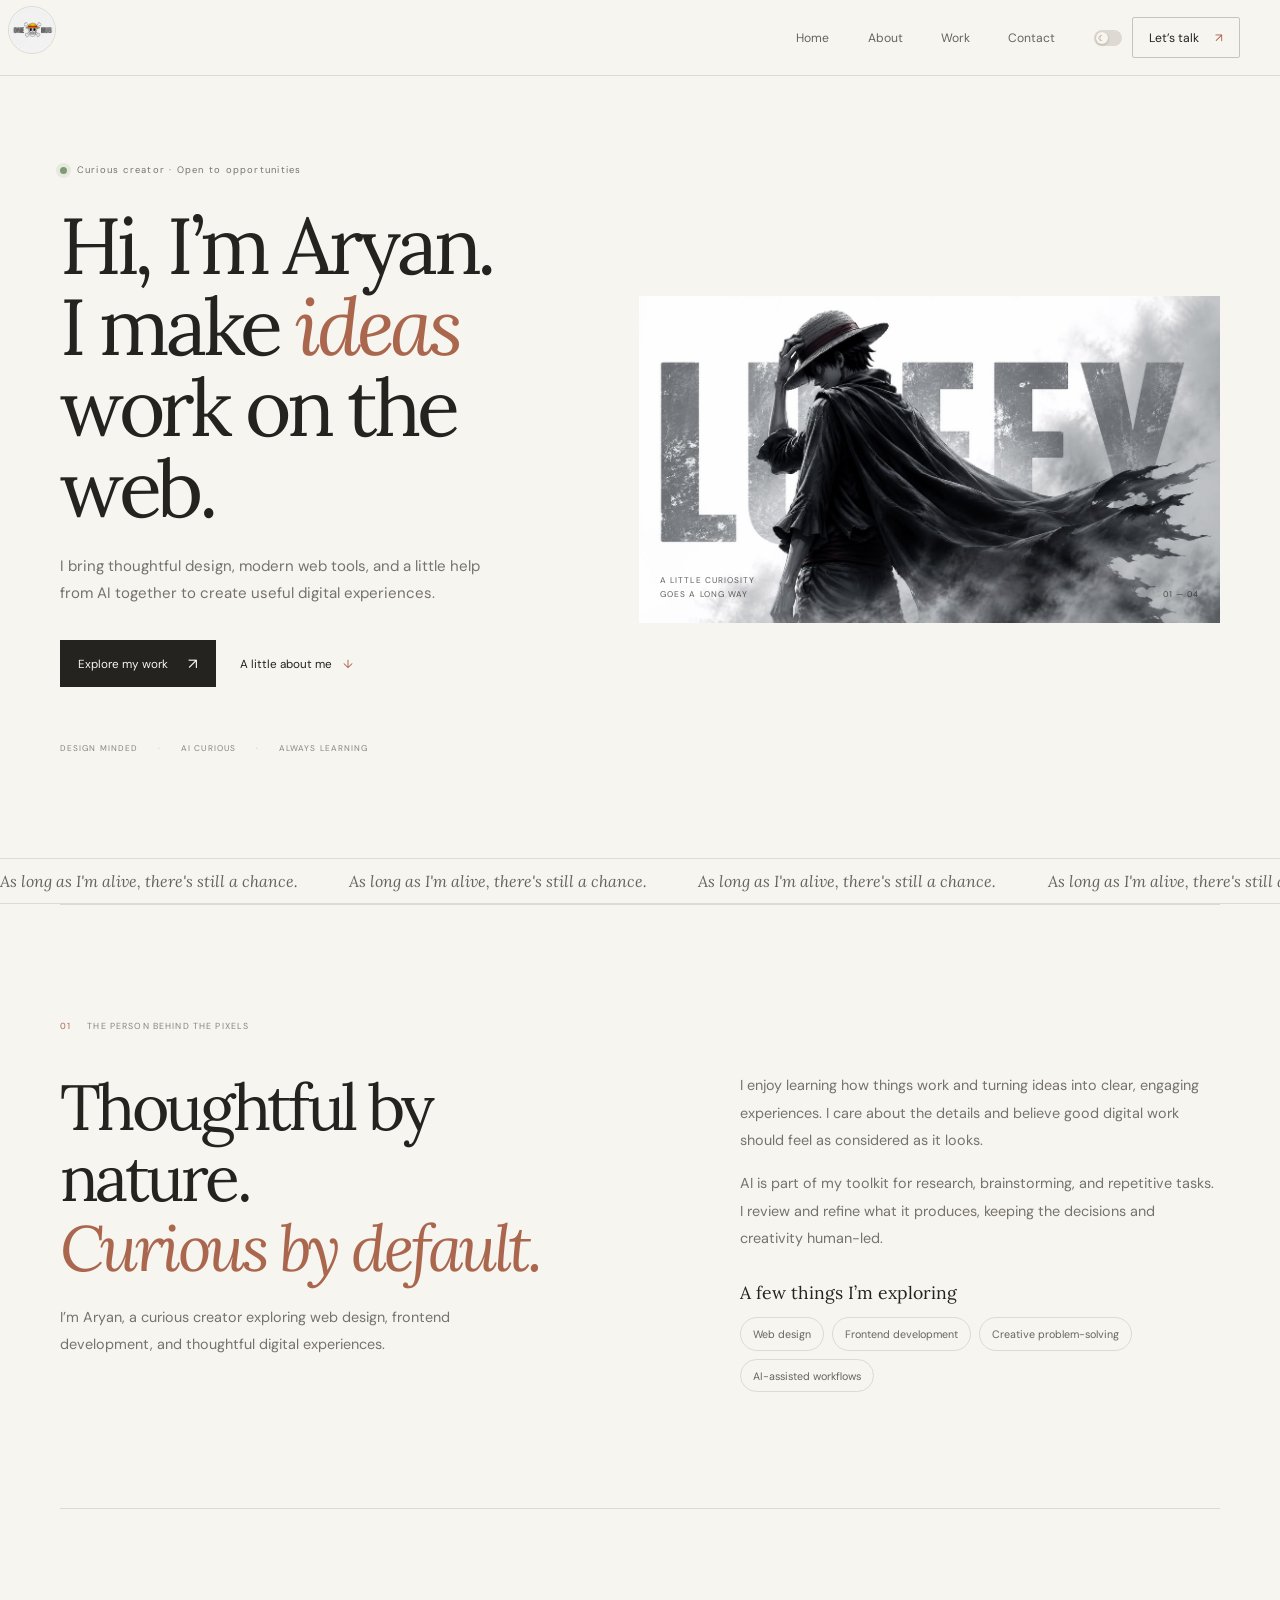
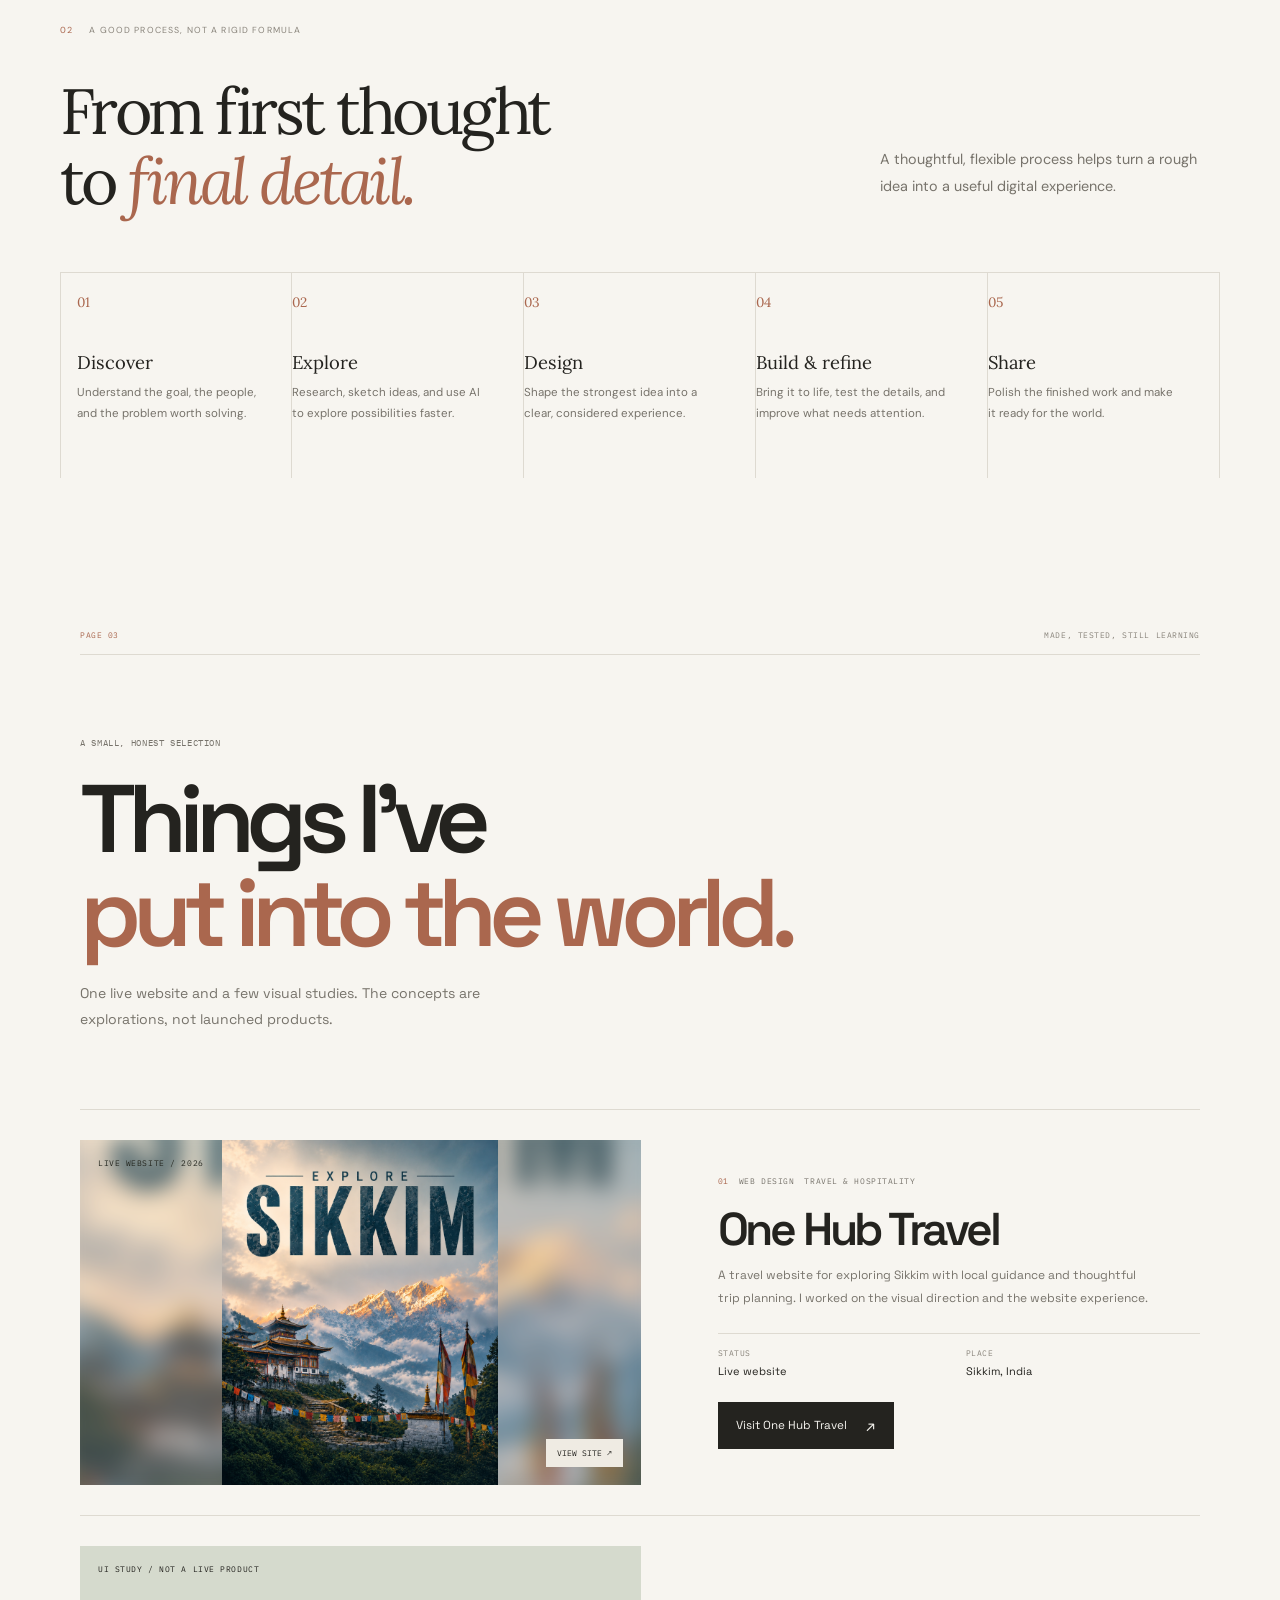
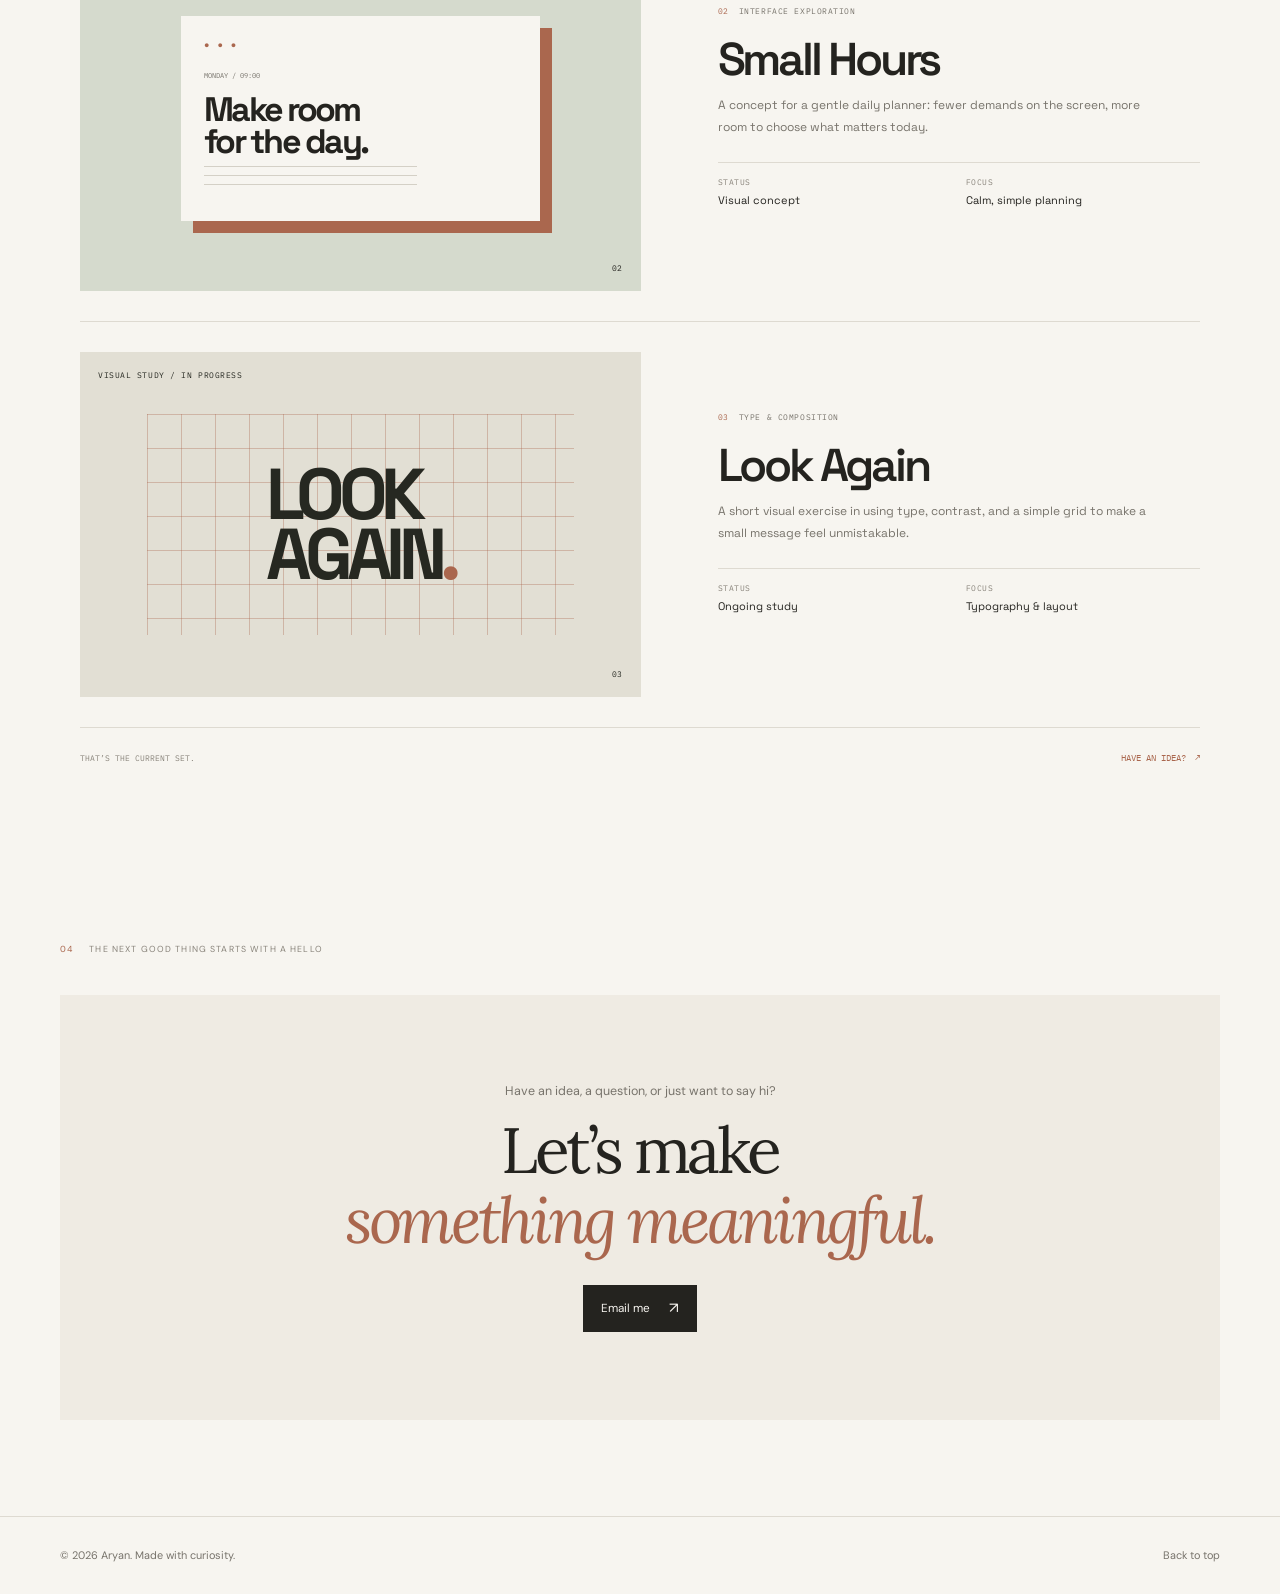
<file: index.html>
<!DOCTYPE html>
<html lang="en">
<head>
    <meta charset="UTF-8">
    <meta name="viewport" content="width=device-width, initial-scale=1.0">
    <meta name="description" content="Explore Aryan's portfolio, selected projects, and areas of interest.">
    <title>Aryan | Portfolio</title>
    <link rel="preconnect" href="https://fonts.googleapis.com">
    <link rel="preconnect" href="https://fonts.gstatic.com" crossorigin>
    <link href="https://fonts.googleapis.com/css2?family=DM+Sans:wght@400;500;600;700&family=Lora:ital,wght@0,400;0,500;1,400;1,500&display=swap" rel="stylesheet">
    <link href="https://fonts.googleapis.com/css2?family=IBM+Plex+Mono:wght@400;500;600&family=Space+Grotesk:wght@400;500;600;700&display=swap" rel="stylesheet">
    <script>
        const savedTheme = localStorage.getItem("theme");
        const prefersDark = window.matchMedia("(prefers-color-scheme: dark)").matches;
        document.documentElement.dataset.theme = savedTheme || (prefersDark ? "dark" : "light");
    </script>
    <link rel="stylesheet" href="style.css">
</head>
<body>
    <header class="site-header">
        <a class="site-logo" href="#home" aria-label="One Hub home">
            <img src="logo.jpeg" alt="One Hub">
        </a>

        <nav id="main-navigation" aria-label="Main navigation">
            <a href="#home">Home</a>
            <a href="#about">About</a>
            <a href="#projects">Work</a>

            <a href="#contact">Contact</a>
        </nav>
        <div class="header-actions">
            <button class="theme-toggle" type="button" role="switch" aria-checked="false" aria-label="Dark mode" title="Toggle dark mode">
                <span id="theme-toggle-icon" aria-hidden="true">☾</span>
            </button>
            <a class="header-cta" href="#contact">Let’s talk <span aria-hidden="true">↗</span></a>
            <button class="menu-toggle" type="button" aria-controls="main-navigation" aria-expanded="false" aria-label="Open navigation menu">
                <span></span>
                <span></span>
                <span></span>
            </button>
        </div>
    </header>

    <main>
        <section id="home" aria-labelledby="intro-title">
            <div class="dark-mode-video-frame" aria-hidden="true">
                <video class="dark-mode-main-video" muted loop playsinline preload="none">
                    <source src="animation.mp4" type="video/mp4">
                </video>
            </div>
            <div class="hero-copy">
                <p class="eyebrow"><span class="availability-dot"></span> Curious creator · Open to opportunities</p>
                <h1 id="intro-title">Hi, I’m Aryan.<br>I make <em>ideas</em><br>work on the web.</h1>
                <p class="hero-description">I bring thoughtful design, modern web tools, and a little help from AI together to create useful digital experiences.</p>
                <div class="hero-actions">
                    <a class="button button-dark" href="#projects">Explore my work <span aria-hidden="true">↗</span></a>
                    <a class="text-link" href="#about">A little about me <span aria-hidden="true">↓</span></a>
                </div>
                <div class="hero-meta">
                    <span>DESIGN MINDED</span><span>AI CURIOUS</span><span>ALWAYS LEARNING</span>
                </div>
            </div>
            <aside class="hero-art" aria-label="Luffy portrait artwork">
                <div class="portrait-frame">
                    <span class="portrait-backdrop" aria-hidden="true"></span>
                    <span class="portrait-sun" aria-hidden="true"></span>
                    <span class="portrait-orbit portrait-orbit-one" aria-hidden="true"></span>
                    <span class="portrait-orbit portrait-orbit-two" aria-hidden="true"></span>
                    <img class="portrait-image" src="luffy.jpg" alt="Monkey D. Luffy wearing his straw hat">
                    <span class="portrait-caption">A LITTLE CURIOSITY<br>GOES A LONG WAY</span>
                    <span class="portrait-index">01 — 04</span>
                </div>
            </aside>
        </section>

        <blockquote class="hero-quote">
            <div class="hero-quote-track">
                <span>As long as I'm alive, there's still a chance.</span>
                <span aria-hidden="true">As long as I'm alive, there's still a chance.</span>
                <span aria-hidden="true">As long as I'm alive, there's still a chance.</span>
                <span aria-hidden="true">As long as I'm alive, there's still a chance.</span>
                <span aria-hidden="true">As long as I'm alive, there's still a chance.</span>
                <span aria-hidden="true">As long as I'm alive, there's still a chance.</span>
            </div>
        </blockquote>

        <section id="about" aria-labelledby="about-title">
            <div class="section-kicker"><span>01</span><span>THE PERSON BEHIND THE PIXELS</span></div>
            <div class="about-grid">
                <div class="about-intro">
                    <h2 id="about-title">Thoughtful by nature.<br><em>Curious by default.</em></h2>
                    <p class="about-bio">I’m Aryan, a curious creator exploring web design, frontend development, and thoughtful digital experiences.</p>
                </div>
                <div class="about-copy">
                    <p>I enjoy learning how things work and turning ideas into clear, engaging experiences. I care about the details and believe good digital work should feel as considered as it looks.</p>
                    <p>AI is part of my toolkit for research, brainstorming, and repetitive tasks. I review and refine what it produces, keeping the decisions and creativity human-led.</p>
                    <h3>A few things I’m exploring</h3>
                    <ul class="interest-list">
                        <li>Web design</li>
                        <li>Frontend development</li>
                        <li>Creative problem-solving</li>
                        <li>AI-assisted workflows</li>
                    </ul>
                </div>
            </div>
        </section>

        <section id="workflow" aria-labelledby="workflow-title">
            <div class="section-kicker"><span>02</span><span>A GOOD PROCESS, NOT A RIGID FORMULA</span></div>
            <div class="section-heading">
                <h2 id="workflow-title">From first thought<br>to <em>final detail.</em></h2>
                <p class="workflow-intro">A thoughtful, flexible process helps turn a rough idea into a useful digital experience.</p>
            </div>
            <ol class="workflow-list">
                <li class="workflow-step">
                    <span class="workflow-number">01</span>
                    <div>
                        <h3>Discover</h3>
                        <p>Understand the goal, the people, and the problem worth solving.</p>
                    </div>
                </li>
                <li class="workflow-step">
                    <span class="workflow-number">02</span>
                    <div>
                        <h3>Explore</h3>
                        <p>Research, sketch ideas, and use AI to explore possibilities faster.</p>
                    </div>
                </li>
                <li class="workflow-step">
                    <span class="workflow-number">03</span>
                    <div>
                        <h3>Design</h3>
                        <p>Shape the strongest idea into a clear, considered experience.</p>
                    </div>
                </li>
                <li class="workflow-step">
                    <span class="workflow-number">04</span>
                    <div>
                        <h3>Build &amp; refine</h3>
                        <p>Bring it to life, test the details, and improve what needs attention.</p>
                    </div>
                </li>
                <li class="workflow-step">
                    <span class="workflow-number">05</span>
                    <div>
                        <h3>Share</h3>
                        <p>Polish the finished work and make it ready for the world.</p>
                    </div>
                </li>
            </ol>
        </section>

        <section id="projects" aria-label="Selected projects">
            <div class="page-kicker"><span>PAGE 03</span><span>MADE, TESTED, STILL LEARNING</span></div>
            <div class="work-hero" aria-labelledby="projects-title">
                <p class="eyebrow">A SMALL, HONEST SELECTION</p>
                <h2 id="projects-title">Things I’ve<br><span class="project-highlight">put into the world.</span></h2>
                <p>One live website and a few visual studies. The concepts are explorations, not launched products.</p>
            </div>

            <div class="work-list">
                <article class="work-entry">
                    <a class="entry-art travel-art" href="https://aryanlimboo502-svg.github.io/one-hub/" aria-label="Open the One Hub Travel website">
                        <span class="art-label">LIVE WEBSITE / 2026</span>
                        <img class="travel-image" src="sikkim1.png" alt="Sikkim mountains, monastery, and prayer flags at sunset">
                        <span class="art-index">01</span>
                        <span class="entry-open">VIEW SITE ↗</span>
                    </a>
                    <div class="entry-copy">
                        <div class="entry-meta"><span>01</span><span>WEB DESIGN</span><span>TRAVEL &amp; HOSPITALITY</span></div>
                        <h3>One Hub Travel</h3>
                        <p>A travel website for exploring Sikkim with local guidance and thoughtful trip planning. I worked on the visual direction and the website experience.</p>
                        <dl class="entry-facts"><div><dt>STATUS</dt><dd>Live website</dd></div><div><dt>PLACE</dt><dd>Sikkim, India</dd></div></dl>
                        <a class="button button-dark" href="https://aryanlimboo502-svg.github.io/one-hub/">Visit One Hub Travel <span aria-hidden="true">↗</span></a>
                    </div>
                </article>

                <article class="work-entry concept-entry">
                    <div class="entry-art planner-art" role="img" aria-label="Abstract planner interface concept">
                        <span class="art-label">UI STUDY / NOT A LIVE PRODUCT</span>
                        <div class="planner-window"><span class="window-dots">● ● ●</span><small>MONDAY / 09:00</small><strong>Make room<br>for the day.</strong><i></i><i></i><i></i></div>
                        <span class="art-index">02</span>
                    </div>
                    <div class="entry-copy">
                        <div class="entry-meta"><span>02</span><span>INTERFACE EXPLORATION</span></div>
                        <h3>Small Hours</h3>
                        <p>A concept for a gentle daily planner: fewer demands on the screen, more room to choose what matters today.</p>
                        <dl class="entry-facts"><div><dt>STATUS</dt><dd>Visual concept</dd></div><div><dt>FOCUS</dt><dd>Calm, simple planning</dd></div></dl>
                    </div>
                </article>

                <article class="work-entry concept-entry">
                    <div class="entry-art field-art" role="img" aria-label="Abstract typography and shape study">
                        <span class="art-label">VISUAL STUDY / IN PROGRESS</span>
                        <div class="field-grid" aria-hidden="true"></div>
                        <strong>LOOK<br>AGAIN<span>.</span></strong>
                        <span class="art-index">03</span>
                    </div>
                    <div class="entry-copy">
                        <div class="entry-meta"><span>03</span><span>TYPE &amp; COMPOSITION</span></div>
                        <h3>Look Again</h3>
                        <p>A short visual exercise in using type, contrast, and a simple grid to make a small message feel unmistakable.</p>
                        <dl class="entry-facts"><div><dt>STATUS</dt><dd>Ongoing study</dd></div><div><dt>FOCUS</dt><dd>Typography &amp; layout</dd></div></dl>
                    </div>
                </article>
            </div>
            <div class="work-end"><span>THAT’S THE CURRENT SET.</span><a class="project-card-action" href="#contact">HAVE AN IDEA? <span aria-hidden="true">↗</span></a></div>
        </section>

        <section id="contact" aria-labelledby="contact-title">
            <div class="section-kicker"><span>04</span><span>THE NEXT GOOD THING STARTS WITH A HELLO</span></div>
            <div class="contact-panel">
                <p>Have an idea, a question, or just want to say hi?</p>
                <h2 id="contact-title">Let’s make<br><em>something meaningful.</em></h2>
                <a class="button button-dark" href="mailto:aryanlimboo65@gmail.com">Email me <span aria-hidden="true">↗</span></a>
            </div>
        </section>
    </main>

    <footer>
        <p>© 2026 Aryan. Made with curiosity.</p>
        <a href="#home">Back to top</a>
    </footer>
    <script>
        const themeToggle = document.querySelector(".theme-toggle");
        const themeToggleIcon = document.querySelector("#theme-toggle-icon");
        const menuToggle = document.querySelector(".menu-toggle");
        const siteHeader = document.querySelector(".site-header");
        const darkModeMainVideo = document.querySelector(".dark-mode-main-video");
        const reducedMotionPreference = window.matchMedia("(prefers-reduced-motion: reduce)");

        const updateDarkModeHeroVideo = () => {
            if (document.documentElement.dataset.theme !== "dark" || reducedMotionPreference.matches) {
                darkModeMainVideo.pause();
                return;
            }

            darkModeMainVideo.play().catch((error) => {
                console.error("Dark-mode main video playback failed.", error);
            });
        };

        themeToggle.addEventListener("click", () => {
            const nextTheme = document.documentElement.dataset.theme === "dark" ? "light" : "dark";
            document.documentElement.dataset.theme = nextTheme;
            localStorage.setItem("theme", nextTheme);
            themeToggle.setAttribute("aria-checked", String(nextTheme === "dark"));
            themeToggleIcon.textContent = nextTheme === "dark" ? "☀" : "☾";
            updateDarkModeHeroVideo();
        });

        const closeNavigationMenu = () => {
            menuToggle.setAttribute("aria-expanded", "false");
            menuToggle.setAttribute("aria-label", "Open navigation menu");
            siteHeader.classList.remove("menu-open");
        };

        menuToggle.addEventListener("click", () => {
            const isExpanded = menuToggle.getAttribute("aria-expanded") === "true";
            menuToggle.setAttribute("aria-expanded", String(!isExpanded));
            menuToggle.setAttribute("aria-label", isExpanded ? "Open navigation menu" : "Close navigation menu");
            siteHeader.classList.toggle("menu-open", !isExpanded);
        });

        document.querySelectorAll("#main-navigation a").forEach((link) => {
            link.addEventListener("click", closeNavigationMenu);
        });

        if (document.documentElement.dataset.theme === "dark") {
            themeToggle.setAttribute("aria-checked", "true");
            themeToggleIcon.textContent = "☀";
        }

        reducedMotionPreference.addEventListener("change", updateDarkModeHeroVideo);
        updateDarkModeHeroVideo();

    </script>
</body>
</html>
</file>
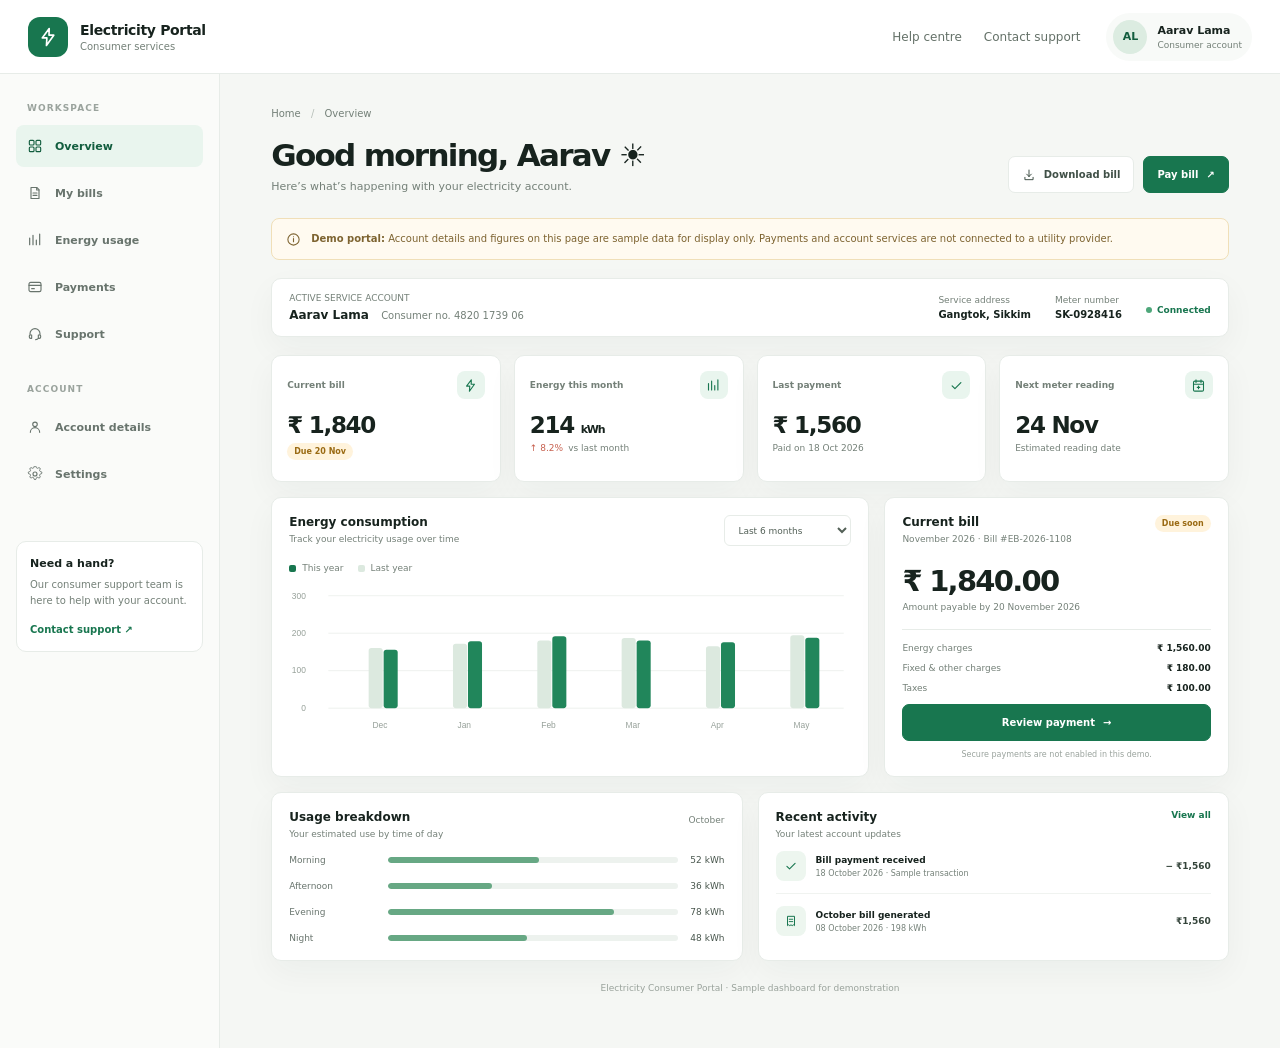
<file: eportal.html>
<!DOCTYPE html>
<html lang="en">
<head>
    <meta charset="UTF-8">
    <meta name="viewport" content="width=device-width, initial-scale=1.0">
    <meta name="description" content="Electricity consumer portal dashboard demo.">
    <meta name="theme-color" content="#f5f7f4">
    <title>Consumer Portal | Electricity</title>
    <style>
        :root {
            color-scheme: light;
            --page: #f5f7f4;
            --surface: #fff;
            --surface-soft: #f8faf8;
            --ink: #17231e;
            --muted: #748078;
            --line: #e7ece8;
            --green: #18764f;
            --green-dark: #125d3e;
            --green-soft: #e9f5ee;
            --yellow: #f2b84b;
            --red: #c65e4c;
            --shadow: 0 12px 32px rgba(27, 55, 39, 0.045);
            font-family: Inter, ui-sans-serif, system-ui, -apple-system, BlinkMacSystemFont, "Segoe UI", sans-serif;
        }

        * { box-sizing: border-box; }

        body {
            min-width: 320px;
            margin: 0;
            background: var(--page);
            color: var(--ink);
            font-size: 14px;
            -webkit-font-smoothing: antialiased;
        }

        button, select { font: inherit; }
        button, a { -webkit-tap-highlight-color: transparent; }
        button:focus-visible, a:focus-visible, select:focus-visible {
            outline: 3px solid rgba(24, 118, 79, .28);
            outline-offset: 3px;
        }

        .app-header {
            position: sticky;
            z-index: 5;
            top: 0;
            display: flex;
            min-height: 74px;
            align-items: center;
            justify-content: space-between;
            gap: 24px;
            padding: 0 max(28px, calc((100vw - 1380px) / 2));
            border-bottom: 1px solid var(--line);
            background: rgba(255, 255, 255, .94);
            backdrop-filter: blur(14px);
        }

        .brand {
            display: flex;
            align-items: center;
            gap: 12px;
            color: inherit;
            text-decoration: none;
        }

        .brand-mark {
            display: grid;
            width: 40px;
            height: 40px;
            place-items: center;
            border-radius: 12px;
            background: var(--green);
            color: white;
        }

        .brand-mark svg { width: 22px; height: 22px; }
        .brand-name { display: block; font-size: 14px; font-weight: 750; letter-spacing: -.025em; }
        .brand-subtitle { display: block; margin-top: 3px; color: var(--muted); font-size: 10px; }
        .consumer-name, .consumer-id { display: block; }

        .header-right, .header-links, .consumer-button { display: flex; align-items: center; }
        .header-right { gap: 26px; }
        .header-links { gap: 22px; }
        .header-links a {
            color: #647168;
            font-size: 12px;
            text-decoration: none;
        }
        .header-links a:hover { color: var(--green); }

        .consumer-button {
            gap: 10px;
            padding: 7px 10px 7px 7px;
            border: 0;
            border-radius: 99px;
            background: var(--surface-soft);
            color: var(--ink);
            cursor: pointer;
            text-align: left;
        }

        .avatar {
            display: grid;
            width: 34px;
            height: 34px;
            place-items: center;
            border-radius: 50%;
            background: #dcece1;
            color: var(--green-dark);
            font-size: 11px;
            font-weight: 750;
        }

        .consumer-name { font-size: 11px; font-weight: 700; }
        .consumer-id { margin-top: 3px; color: var(--muted); font-size: 9px; }

        .layout {
            display: grid;
            width: min(1380px, 100%);
            min-height: calc(100vh - 74px);
            grid-template-columns: 220px minmax(0, 1fr);
            margin: 0 auto;
        }

        .sidebar {
            padding: 29px 16px;
            border-right: 1px solid var(--line);
            background: rgba(255, 255, 255, .45);
        }

        .nav-label {
            margin: 0 0 12px 11px;
            color: #9aa39d;
            font-size: 9px;
            font-weight: 750;
            letter-spacing: .12em;
            text-transform: uppercase;
        }

        .side-nav { display: grid; gap: 5px; }
        .side-nav a {
            display: flex;
            min-height: 42px;
            align-items: center;
            gap: 12px;
            padding: 0 11px;
            border-radius: 8px;
            color: #68746d;
            font-size: 11px;
            font-weight: 600;
            text-decoration: none;
        }

        .side-nav a svg { width: 16px; height: 16px; flex: none; }
        .side-nav a:hover { background: #eef4ef; color: var(--green-dark); }
        .side-nav a[aria-current="page"] { background: var(--green-soft); color: var(--green-dark); }
        .nav-spacer { height: 29px; }

        .help-card {
            margin-top: 46px;
            padding: 15px 13px;
            border: 1px solid var(--line);
            border-radius: 10px;
            background: var(--surface);
        }

        .help-card strong { display: block; font-size: 11px; }
        .help-card p { margin: 7px 0 11px; color: var(--muted); font-size: 10px; line-height: 1.6; }
        .help-card a { color: var(--green); font-size: 10px; font-weight: 700; text-decoration: none; }

        main { min-width: 0; padding: 34px clamp(22px, 4vw, 54px) 55px; }
        .main-inner { width: min(1040px, 100%); margin: 0 auto; }
        .breadcrumbs { margin-bottom: 18px; color: var(--muted); font-size: 10px; }
        .breadcrumbs span { margin: 0 7px; color: #b6beb8; }

        .welcome-row {
            display: flex;
            align-items: flex-end;
            justify-content: space-between;
            gap: 18px;
            margin-bottom: 25px;
        }

        h1 { margin: 0; font-size: clamp(24px, 3vw, 31px); font-weight: 720; letter-spacing: -.055em; }
        .welcome-row p { margin: 7px 0 0; color: var(--muted); font-size: 11px; }
        .welcome-actions { display: flex; flex-wrap: wrap; gap: 9px; }

        .button {
            display: inline-flex;
            min-height: 37px;
            align-items: center;
            justify-content: center;
            gap: 8px;
            padding: 0 13px;
            border: 1px solid var(--line);
            border-radius: 7px;
            background: var(--surface);
            color: #405047;
            cursor: pointer;
            font-size: 10px;
            font-weight: 700;
            text-decoration: none;
            transition: background .18s ease, transform .18s ease;
        }

        .button:hover { background: #f7faf7; transform: translateY(-1px); }
        .button svg { width: 14px; height: 14px; }
        .button-primary { border-color: var(--green); background: var(--green); color: #fff; }
        .button-primary:hover { border-color: var(--green-dark); background: var(--green-dark); }

        .notice {
            display: flex;
            align-items: flex-start;
            gap: 10px;
            margin-bottom: 18px;
            padding: 12px 14px;
            border: 1px solid #f0dfb8;
            border-radius: 8px;
            background: #fffaf0;
            color: #7d6330;
            font-size: 10px;
            line-height: 1.55;
        }
        .notice svg { width: 15px; height: 15px; flex: none; margin-top: 1px; }

        .account-strip {
            display: flex;
            align-items: center;
            justify-content: space-between;
            gap: 18px;
            margin-bottom: 18px;
            padding: 14px 17px;
            border: 1px solid var(--line);
            border-radius: 10px;
            background: var(--surface);
            box-shadow: var(--shadow);
        }

        .account-title { color: var(--muted); font-size: 9px; }
        .account-main { margin-top: 5px; font-size: 12px; font-weight: 700; }
        .account-main span { margin-left: 8px; color: var(--muted); font-size: 10px; font-weight: 500; }
        .account-right { display: flex; align-items: center; gap: 24px; }
        .account-detail { color: var(--muted); font-size: 9px; }
        .account-detail b { display: block; margin-top: 4px; color: var(--ink); font-size: 10px; }
        .status { display: inline-flex; align-items: center; gap: 5px; color: var(--green); font-size: 9px; font-weight: 700; }
        .status::before { width: 6px; height: 6px; border-radius: 50%; background: #4ea77a; content: ""; }

        .metrics {
            display: grid;
            grid-template-columns: repeat(4, minmax(0, 1fr));
            gap: 13px;
            margin-bottom: 15px;
        }

        .metric-card, .panel {
            border: 1px solid var(--line);
            border-radius: 10px;
            background: var(--surface);
            box-shadow: var(--shadow);
        }

        .metric-card { min-height: 127px; padding: 15px; }
        .metric-top { display: flex; align-items: center; justify-content: space-between; gap: 10px; }
        .metric-label { color: var(--muted); font-size: 9px; font-weight: 600; }
        .metric-icon { display: grid; width: 28px; height: 28px; place-items: center; border-radius: 8px; background: var(--green-soft); color: var(--green); }
        .metric-icon svg { width: 15px; height: 15px; }
        .metric-value { margin-top: 13px; font-size: clamp(18px, 2vw, 23px); font-weight: 750; letter-spacing: -.055em; }
        .metric-foot { display: flex; align-items: center; gap: 5px; margin-top: 5px; color: var(--muted); font-size: 9px; }
        .metric-foot .up { color: var(--red); }
        .metric-foot .down { color: var(--green); }

        .dashboard-grid { display: grid; grid-template-columns: minmax(0, 1.65fr) minmax(245px, .95fr); gap: 15px; }
        .panel { min-width: 0; padding: 17px; }
        .panel-heading { display: flex; align-items: flex-start; justify-content: space-between; gap: 14px; }
        .panel h2 { margin: 0; font-size: 12px; font-weight: 720; }
        .panel-subtitle { margin: 5px 0 0; color: var(--muted); font-size: 9px; }
        select {
            min-height: 31px;
            padding: 0 26px 0 9px;
            border: 1px solid var(--line);
            border-radius: 6px;
            background: #fff;
            color: #536057;
            font-size: 9px;
        }

        .chart-legend { display: flex; gap: 14px; margin-top: 17px; color: var(--muted); font-size: 9px; }
        .legend-item { display: inline-flex; align-items: center; gap: 6px; }
        .legend-swatch { width: 7px; height: 7px; border-radius: 2px; background: var(--green); }
        .legend-swatch.previous { background: #dce9df; }
        .chart { width: 100%; height: 180px; margin-top: 3px; overflow: visible; }
        .chart-gridline { stroke: #edf1ed; stroke-width: 1; }
        .chart-label { fill: #96a099; font: 9px Inter, ui-sans-serif, sans-serif; }
        .chart-bar { fill: #dce9df; }
        .chart-bar.current { fill: #21865b; }
        .chart-bar:hover { fill: #145f40; }
        .chart-tooltip { fill: #35443a; font: 8px Inter, ui-sans-serif, sans-serif; }
        .bill-panel { display: flex; flex-direction: column; }
        .bill-amount { margin-top: 20px; font-size: 29px; font-weight: 750; letter-spacing: -.06em; }
        .bill-caption { margin-top: 4px; color: var(--muted); font-size: 9px; }
        .bill-divider { height: 1px; margin: 17px 0 13px; background: var(--line); }
        .bill-row { display: flex; justify-content: space-between; gap: 12px; margin-bottom: 10px; color: var(--muted); font-size: 9px; }
        .bill-row b { color: var(--ink); font-weight: 650; }
        .due-pill { padding: 4px 7px; border-radius: 20px; background: #fff3dc; color: #9a6a13; font-size: 8px; font-weight: 700; }
        .bill-panel .button { width: 100%; margin-top: auto; }
        .bill-footnote { margin: 9px 0 0; color: #9aa39d; font-size: 8px; text-align: center; }

        .lower-grid { display: grid; grid-template-columns: 1fr 1fr; gap: 15px; margin-top: 15px; }
        .usage-row { display: grid; grid-template-columns: 90px 1fr 38px; align-items: center; gap: 9px; margin-top: 16px; font-size: 9px; }
        .usage-row:first-of-type { margin-top: 18px; }
        .usage-label { color: #68746d; }
        .usage-track { height: 6px; overflow: hidden; border-radius: 9px; background: #edf2ee; }
        .usage-bar { height: 100%; border-radius: inherit; background: #67a884; }
        .usage-value { color: #48564d; text-align: right; }
        .transaction { display: flex; align-items: center; gap: 10px; padding: 12px 0; border-bottom: 1px solid #f0f3f0; }
        .transaction:last-child { padding-bottom: 0; border-bottom: 0; }
        .transaction-icon { display: grid; width: 30px; height: 30px; flex: none; place-items: center; border-radius: 8px; background: #edf6ef; color: var(--green); }
        .transaction-icon svg { width: 14px; height: 14px; }
        .transaction-copy { min-width: 0; flex: 1; }
        .transaction-copy strong { display: block; font-size: 9px; font-weight: 650; }
        .transaction-copy span { display: block; margin-top: 4px; color: var(--muted); font-size: 8px; }
        .transaction-amount { color: #34443a; font-size: 9px; font-weight: 700; white-space: nowrap; }

        footer { padding-top: 22px; color: #99a29b; font-size: 9px; text-align: center; }

        dialog {
            width: min(420px, calc(100% - 32px));
            padding: 0;
            border: 1px solid var(--line);
            border-radius: 13px;
            background: var(--surface);
            color: var(--ink);
            box-shadow: 0 24px 80px rgba(19, 37, 26, .2);
        }
        dialog::backdrop { background: rgba(20, 32, 25, .48); backdrop-filter: blur(3px); }
        .dialog-body { padding: 22px; }
        .dialog-close { float: right; width: 30px; height: 30px; border: 0; border-radius: 50%; background: var(--surface-soft); color: var(--muted); cursor: pointer; font-size: 17px; }
        .dialog-symbol { display: grid; width: 40px; height: 40px; place-items: center; border-radius: 11px; background: var(--green-soft); color: var(--green); }
        .dialog-symbol svg { width: 20px; height: 20px; }
        dialog h2 { margin: 17px 0 7px; font-size: 18px; letter-spacing: -.03em; }
        dialog p { color: var(--muted); font-size: 11px; line-height: 1.65; }
        .dialog-info { margin: 17px 0; padding: 12px; border-radius: 8px; background: var(--surface-soft); color: #57645b; font-size: 10px; line-height: 1.7; }
        .dialog-actions { display: flex; justify-content: flex-end; gap: 8px; margin-top: 18px; }
        .demo-label { display: inline-block; margin-top: 7px; padding: 4px 7px; border-radius: 5px; background: #fff3dc; color: #8c661f; font-size: 8px; font-weight: 750; letter-spacing: .05em; text-transform: uppercase; }
        .toast { position: fixed; right: 20px; bottom: 20px; z-index: 10; max-width: min(360px, calc(100% - 40px)); padding: 12px 16px; border-radius: 8px; background: #1c3327; color: white; box-shadow: var(--shadow); font-size: 11px; }
        .toast[hidden] { display: none; }

        @media (max-width: 900px) {
            .layout { grid-template-columns: 70px minmax(0, 1fr); }
            .sidebar { padding-inline: 10px; }
            .nav-label, .side-nav .nav-text, .help-card { display: none; }
            .side-nav a { justify-content: center; padding: 0; }
            .side-nav a svg { width: 18px; height: 18px; }
            .nav-spacer { height: 18px; }
            .metrics { grid-template-columns: repeat(2, minmax(0, 1fr)); }
            .header-links { gap: 12px; }
        }

        @media (max-width: 650px) {
            .app-header { min-height: 64px; padding: 0 16px; }
            .brand-mark { width: 35px; height: 35px; }
            .brand-subtitle, .header-links, .consumer-copy { display: none; }
            .header-right { gap: 8px; }
            .layout { min-height: calc(100vh - 64px); grid-template-columns: 1fr; }
            .sidebar { position: fixed; z-index: 4; right: 0; bottom: 0; left: 0; display: flex; justify-content: center; padding: 7px 10px calc(7px + env(safe-area-inset-bottom)); border-top: 1px solid var(--line); border-right: 0; background: rgba(255,255,255,.97); }
            .side-nav { width: min(460px, 100%); grid-template-columns: repeat(5, 1fr); gap: 4px; }
            .side-nav a { min-height: 43px; }
            .nav-spacer { display: none; }
            main { padding: 24px 16px 87px; }
            .welcome-row { align-items: flex-start; flex-direction: column; }
            .account-strip { align-items: flex-start; flex-direction: column; }
            .account-right { width: 100%; justify-content: space-between; gap: 10px; }
            .metrics { gap: 9px; }
            .metric-card { min-height: 116px; padding: 12px; }
            .dashboard-grid, .lower-grid { grid-template-columns: 1fr; }
            .chart { height: 165px; }
        }

        @media (prefers-reduced-motion: reduce) {
            *, *::before, *::after { scroll-behavior: auto !important; transition-duration: .01ms !important; }
        }
    </style>
</head>
<body>
    <header class="app-header">
        <a class="brand" href="#dashboard" aria-label="Electricity Consumer Portal home">
            <span class="brand-mark" aria-hidden="true">
                <svg viewBox="0 0 24 24" fill="none"><path d="M13.3 2.8 5.7 13h5.1l-.5 8.2L18.3 10h-5.2l.2-7.2Z" stroke="currentColor" stroke-width="1.8" stroke-linejoin="round"/></svg>
            </span>
            <span><span class="brand-name">Electricity Portal</span><span class="brand-subtitle">Consumer services</span></span>
        </a>
        <div class="header-right">
            <nav class="header-links" aria-label="Help links">
                <a href="#support">Help centre</a>
                <a href="#support">Contact support</a>
            </nav>
            <button class="consumer-button" type="button" aria-label="Demo consumer account">
                <span class="avatar" aria-hidden="true">AL</span>
                <span class="consumer-copy"><span class="consumer-name">Aarav Lama</span><span class="consumer-id">Consumer account</span></span>
            </button>
        </div>
    </header>

    <div class="layout" id="dashboard">
        <aside class="sidebar">
            <nav aria-label="Consumer portal navigation">
                <p class="nav-label">Workspace</p>
                <div class="side-nav">
                    <a href="#dashboard" aria-current="page" aria-label="Overview">
                        <svg viewBox="0 0 24 24" fill="none" aria-hidden="true"><rect x="3.5" y="3.5" width="7" height="7" rx="1.5" stroke="currentColor" stroke-width="1.7"/><rect x="13.5" y="3.5" width="7" height="7" rx="1.5" stroke="currentColor" stroke-width="1.7"/><rect x="3.5" y="13.5" width="7" height="7" rx="1.5" stroke="currentColor" stroke-width="1.7"/><rect x="13.5" y="13.5" width="7" height="7" rx="1.5" stroke="currentColor" stroke-width="1.7"/></svg>
                        <span class="nav-text">Overview</span>
                    </a>
                    <a href="#bill" aria-label="My bills">
                        <svg viewBox="0 0 24 24" fill="none" aria-hidden="true"><path d="M6 3.8h9l3 3v13.4H6V3.8Z" stroke="currentColor" stroke-width="1.7" stroke-linejoin="round"/><path d="M14.5 3.8v3.7H18M9 12h6M9 15.5h6" stroke="currentColor" stroke-width="1.7" stroke-linecap="round"/></svg>
                        <span class="nav-text">My bills</span>
                    </a>
                    <a href="#usage" aria-label="Energy usage">
                        <svg viewBox="0 0 24 24" fill="none" aria-hidden="true"><path d="M4 19V9m5 10V5m5 14v-7m5 7V3" stroke="currentColor" stroke-width="1.8" stroke-linecap="round"/></svg>
                        <span class="nav-text">Energy usage</span>
                    </a>
                    <a href="#transactions" aria-label="Payments">
                        <svg viewBox="0 0 24 24" fill="none" aria-hidden="true"><rect x="3" y="5" width="18" height="14" rx="2.5" stroke="currentColor" stroke-width="1.7"/><path d="M3 9.5h18M7 14.5h4" stroke="currentColor" stroke-width="1.7" stroke-linecap="round"/></svg>
                        <span class="nav-text">Payments</span>
                    </a>
                    <a href="#support" aria-label="Support">
                        <svg viewBox="0 0 24 24" fill="none" aria-hidden="true"><path d="M4.5 13.5v-2a7.5 7.5 0 0 1 15 0v2M4.5 13.5H7v5H5.5a2 2 0 0 1-2-2v-1a2 2 0 0 1 1-2Zm15 0H17v5h1.5a2 2 0 0 0 2-2v-1a2 2 0 0 0-1-2ZM17 18.5c-.7 1.2-2 2-4 2" stroke="currentColor" stroke-width="1.7" stroke-linecap="round" stroke-linejoin="round"/></svg>
                        <span class="nav-text">Support</span>
                    </a>
                </div>
                <div class="nav-spacer"></div>
                <p class="nav-label">Account</p>
                <div class="side-nav">
                    <a href="#account" aria-label="Account details">
                        <svg viewBox="0 0 24 24" fill="none" aria-hidden="true"><circle cx="12" cy="8" r="3.4" stroke="currentColor" stroke-width="1.7"/><path d="M5 20a7 7 0 0 1 14 0" stroke="currentColor" stroke-width="1.7" stroke-linecap="round"/></svg>
                        <span class="nav-text">Account details</span>
                    </a>
                    <a href="#support" aria-label="Settings">
                        <svg viewBox="0 0 24 24" fill="none" aria-hidden="true"><circle cx="12" cy="12" r="3" stroke="currentColor" stroke-width="1.7"/><path d="m19.4 15 .1.1a1.8 1.8 0 0 1-2.5 2.5l-.1-.1a1.8 1.8 0 0 0-3 .9v.2a1.8 1.8 0 0 1-3.6 0v-.2a1.8 1.8 0 0 0-3-.9l-.1.1a1.8 1.8 0 0 1-2.5-2.5l.1-.1a1.8 1.8 0 0 0-.9-3H3.7a1.8 1.8 0 0 1 0-3.6h.2a1.8 1.8 0 0 0 .9-3l-.1-.1a1.8 1.8 0 0 1 2.5-2.5l.1.1a1.8 1.8 0 0 0 3-.9v-.2a1.8 1.8 0 0 1 3.6 0v.2a1.8 1.8 0 0 0 3 .9l.1-.1a1.8 1.8 0 0 1 2.5 2.5l-.1.1a1.8 1.8 0 0 0 .9 3h.2a1.8 1.8 0 0 1 0 3.6h-.2a1.8 1.8 0 0 0-.9 3Z" stroke="currentColor" stroke-width="1.4" stroke-linejoin="round"/></svg>
                        <span class="nav-text">Settings</span>
                    </a>
                </div>
            </nav>
            <div class="help-card" id="support">
                <strong>Need a hand?</strong>
                <p>Our consumer support team is here to help with your account.</p>
                <a href="mailto:support@example.com">Contact support ↗</a>
            </div>
        </aside>

        <main>
            <div class="main-inner">
                <div class="breadcrumbs">Home <span>/</span> Overview</div>
                <div class="welcome-row">
                    <div>
                        <h1>Good morning, Aarav <span aria-hidden="true">☀</span></h1>
                        <p>Here’s what’s happening with your electricity account.</p>
                    </div>
                    <div class="welcome-actions">
                        <button class="button" id="download-bill" type="button">
                            <svg viewBox="0 0 24 24" fill="none" aria-hidden="true"><path d="M12 3.5v11m0 0 4-4m-4 4-4-4M5 16v4h14v-4" stroke="currentColor" stroke-width="1.7" stroke-linecap="round" stroke-linejoin="round"/></svg>
                            Download bill
                        </button>
                        <button class="button button-primary" type="button" data-dialog="payment-dialog">Pay bill <span aria-hidden="true">↗</span></button>
                    </div>
                </div>

                <div class="notice" role="note">
                    <svg viewBox="0 0 24 24" fill="none" aria-hidden="true"><circle cx="12" cy="12" r="9" stroke="currentColor" stroke-width="1.7"/><path d="M12 10.5v5M12 7.5h.01" stroke="currentColor" stroke-width="1.8" stroke-linecap="round"/></svg>
                    <span><strong>Demo portal:</strong> Account details and figures on this page are sample data for display only. Payments and account services are not connected to a utility provider.</span>
                </div>

                <section class="account-strip" id="account" aria-label="Service account details">
                    <div>
                        <div class="account-title">ACTIVE SERVICE ACCOUNT</div>
                        <div class="account-main">Aarav Lama <span>Consumer no. 4820 1739 06</span></div>
                    </div>
                    <div class="account-right">
                        <div class="account-detail">Service address<b>Gangtok, Sikkim</b></div>
                        <div class="account-detail">Meter number<b>SK-0928416</b></div>
                        <div><span class="status">Connected</span></div>
                    </div>
                </section>

                <section class="metrics" aria-label="Account summary">
                    <article class="metric-card">
                        <div class="metric-top"><span class="metric-label">Current bill</span><span class="metric-icon"><svg viewBox="0 0 24 24" fill="none" aria-hidden="true"><path d="M13.3 2.8 5.7 13h5.1l-.5 8.2L18.3 10h-5.2l.2-7.2Z" stroke="currentColor" stroke-width="1.8" stroke-linejoin="round"/></svg></span></div>
                        <div class="metric-value">₹ 1,840</div>
                        <div class="metric-foot"><span class="due-pill">Due 20 Nov</span></div>
                    </article>
                    <article class="metric-card">
                        <div class="metric-top"><span class="metric-label">Energy this month</span><span class="metric-icon"><svg viewBox="0 0 24 24" fill="none" aria-hidden="true"><path d="M4 19V9m5 10V5m5 14v-7m5 7V3" stroke="currentColor" stroke-width="1.8" stroke-linecap="round"/></svg></span></div>
                        <div class="metric-value">214 <small style="font-size:11px;font-weight:600">kWh</small></div>
                        <div class="metric-foot"><span class="up">↑ 8.2%</span> vs last month</div>
                    </article>
                    <article class="metric-card">
                        <div class="metric-top"><span class="metric-label">Last payment</span><span class="metric-icon"><svg viewBox="0 0 24 24" fill="none" aria-hidden="true"><path d="M5 12.5 9.5 17 19 7.5" stroke="currentColor" stroke-width="1.9" stroke-linecap="round" stroke-linejoin="round"/></svg></span></div>
                        <div class="metric-value">₹ 1,560</div>
                        <div class="metric-foot">Paid on 18 Oct 2026</div>
                    </article>
                    <article class="metric-card">
                        <div class="metric-top"><span class="metric-label">Next meter reading</span><span class="metric-icon"><svg viewBox="0 0 24 24" fill="none" aria-hidden="true"><rect x="4" y="5" width="16" height="16" rx="2" stroke="currentColor" stroke-width="1.7"/><path d="M8 3v4m8-4v4M4 10h16m-8 3v4m-2-2h4" stroke="currentColor" stroke-width="1.7" stroke-linecap="round"/></svg></span></div>
                        <div class="metric-value">24 Nov</div>
                        <div class="metric-foot">Estimated reading date</div>
                    </article>
                </section>

                <div class="dashboard-grid">
                    <section class="panel" id="usage" aria-labelledby="usage-title">
                        <div class="panel-heading">
                            <div><h2 id="usage-title">Energy consumption</h2><p class="panel-subtitle">Track your electricity usage over time</p></div>
                            <label><span class="sr-only" style="position:absolute;width:1px;height:1px;padding:0;margin:-1px;overflow:hidden;clip:rect(0,0,0,0);white-space:nowrap;border:0">Chart period</span>
                                <select id="period-select" aria-label="Chart period"><option value="6">Last 6 months</option><option value="12">Last 12 months</option></select>
                            </label>
                        </div>
                        <div class="chart-legend" aria-hidden="true"><span class="legend-item"><i class="legend-swatch"></i>This year</span><span class="legend-item"><i class="legend-swatch previous"></i>Last year</span></div>
                        <svg class="chart" viewBox="0 0 600 190" role="img" aria-labelledby="chart-title chart-desc">
                            <title id="chart-title">Monthly electricity consumption</title>
                            <desc id="chart-desc">Bar chart comparing this year's sample electricity use with last year's.</desc>
                            <g>
                                <line class="chart-gridline" x1="42" y1="20" x2="592" y2="20"/><line class="chart-gridline" x1="42" y1="60" x2="592" y2="60"/>
                                <line class="chart-gridline" x1="42" y1="100" x2="592" y2="100"/><line class="chart-gridline" x1="42" y1="140" x2="592" y2="140"/>
                                <text class="chart-label" x="3" y="23">300</text><text class="chart-label" x="3" y="63">200</text><text class="chart-label" x="3" y="103">100</text><text class="chart-label" x="13" y="143">0</text>
                            </g>
                            <g id="chart-bars"></g>
                        </svg>
                    </section>

                    <section class="panel bill-panel" id="bill" aria-labelledby="bill-title">
                        <div class="panel-heading"><div><h2 id="bill-title">Current bill</h2><p class="panel-subtitle">November 2026 · Bill #EB-2026-1108</p></div><span class="due-pill">Due soon</span></div>
                        <div class="bill-amount">₹ 1,840.00</div>
                        <div class="bill-caption">Amount payable by 20 November 2026</div>
                        <div class="bill-divider"></div>
                        <div class="bill-row"><span>Energy charges</span><b>₹ 1,560.00</b></div>
                        <div class="bill-row"><span>Fixed &amp; other charges</span><b>₹ 180.00</b></div>
                        <div class="bill-row"><span>Taxes</span><b>₹ 100.00</b></div>
                        <button class="button button-primary" type="button" data-dialog="payment-dialog">Review payment <span aria-hidden="true">→</span></button>
                        <p class="bill-footnote">Secure payments are not enabled in this demo.</p>
                    </section>
                </div>

                <div class="lower-grid">
                    <section class="panel" aria-labelledby="breakdown-title">
                        <div class="panel-heading"><div><h2 id="breakdown-title">Usage breakdown</h2><p class="panel-subtitle">Your estimated use by time of day</p></div><span class="panel-subtitle">October</span></div>
                        <div class="usage-row"><span class="usage-label">Morning</span><span class="usage-track"><span class="usage-bar" style="display:block;width:52%"></span></span><span class="usage-value">52 kWh</span></div>
                        <div class="usage-row"><span class="usage-label">Afternoon</span><span class="usage-track"><span class="usage-bar" style="display:block;width:36%"></span></span><span class="usage-value">36 kWh</span></div>
                        <div class="usage-row"><span class="usage-label">Evening</span><span class="usage-track"><span class="usage-bar" style="display:block;width:78%"></span></span><span class="usage-value">78 kWh</span></div>
                        <div class="usage-row"><span class="usage-label">Night</span><span class="usage-track"><span class="usage-bar" style="display:block;width:48%"></span></span><span class="usage-value">48 kWh</span></div>
                    </section>
                    <section class="panel" id="transactions" aria-labelledby="transactions-title">
                        <div class="panel-heading"><div><h2 id="transactions-title">Recent activity</h2><p class="panel-subtitle">Your latest account updates</p></div><a href="#transactions" style="color:var(--green);font-size:9px;font-weight:700;text-decoration:none">View all</a></div>
                        <div class="transaction">
                            <span class="transaction-icon"><svg viewBox="0 0 24 24" fill="none" aria-hidden="true"><path d="M5 12.5 9.5 17 19 7.5" stroke="currentColor" stroke-width="1.9" stroke-linecap="round" stroke-linejoin="round"/></svg></span>
                            <span class="transaction-copy"><strong>Bill payment received</strong><span>18 October 2026 · Sample transaction</span></span>
                            <span class="transaction-amount">− ₹1,560</span>
                        </div>
                        <div class="transaction">
                            <span class="transaction-icon"><svg viewBox="0 0 24 24" fill="none" aria-hidden="true"><path d="M6 4h12v16l-2-1.5L14 20l-2-1.5L10 20l-2-1.5L6 20V4Z" stroke="currentColor" stroke-width="1.7" stroke-linejoin="round"/><path d="M9 9h6m-6 4h6" stroke="currentColor" stroke-width="1.6" stroke-linecap="round"/></svg></span>
                            <span class="transaction-copy"><strong>October bill generated</strong><span>08 October 2026 · 198 kWh</span></span>
                            <span class="transaction-amount">₹1,560</span>
                        </div>
                    </section>
                </div>
                <footer>Electricity Consumer Portal · Sample dashboard for demonstration</footer>
            </div>
        </main>
    </div>

    <dialog id="payment-dialog" aria-labelledby="payment-title">
        <div class="dialog-body">
            <button class="dialog-close" type="button" aria-label="Close dialog">×</button>
            <span class="dialog-symbol" aria-hidden="true"><svg viewBox="0 0 24 24" fill="none"><path d="M13.3 2.8 5.7 13h5.1l-.5 8.2L18.3 10h-5.2l.2-7.2Z" stroke="currentColor" stroke-width="1.8" stroke-linejoin="round"/></svg></span>
            <span class="demo-label">Demo only</span>
            <h2 id="payment-title">Payment is not available</h2>
            <p>This sample portal is not connected to a utility account or payment provider. No payment will be collected.</p>
            <div class="dialog-info"><strong>Sample bill:</strong> ₹1,840.00<br><strong>Consumer number:</strong> 4820 1739 06</div>
            <div class="dialog-actions"><button class="button" type="button" data-close-dialog>Close</button></div>
        </div>
    </dialog>

    <div class="toast" id="toast" role="status" aria-live="polite" hidden></div>

    <script>
        const chartGroup = document.querySelector("#chart-bars");
        const periodSelect = document.querySelector("#period-select");
        const chartMonths = ["Dec", "Jan", "Feb", "Mar", "Apr", "May", "Jun", "Jul", "Aug", "Sep", "Oct", "Nov"];
        const currentUsage = [164, 188, 202, 190, 185, 198, 178, 205, 191, 226, 198, 214];
        const previousUsage = [169, 181, 190, 197, 174, 205, 164, 188, 202, 190, 185, 198];

        function renderChart(count) {
            const start = 6 - count;
            const labels = chartMonths.slice(start, 6);
            const current = currentUsage.slice(start, 6);
            const previous = previousUsage.slice(start, 6);
            const groupWidth = 540 / labels.length;
            chartGroup.replaceChildren();

            labels.forEach((month, index) => {
                const center = 52 + groupWidth * index + groupWidth / 2;
                const prevHeight = previous[index] * .38;
                const currentHeight = current[index] * .38;
                const previousBar = document.createElementNS("http://www.w3.org/2000/svg", "rect");
                previousBar.setAttribute("class", "chart-bar");
                previousBar.setAttribute("x", String(center - 12));
                previousBar.setAttribute("y", String(140 - prevHeight));
                previousBar.setAttribute("width", "15");
                previousBar.setAttribute("height", String(prevHeight));
                previousBar.setAttribute("rx", "3");
                previousBar.setAttribute("aria-label", `${month}: ${previous[index]} kilowatt hours last year`);
                chartGroup.append(previousBar);

                if (current[index] > 0) {
                    const currentBar = document.createElementNS("http://www.w3.org/2000/svg", "rect");
                    currentBar.setAttribute("class", "chart-bar current");
                    currentBar.setAttribute("x", String(center + 4));
                    currentBar.setAttribute("y", String(140 - currentHeight));
                    currentBar.setAttribute("width", "15");
                    currentBar.setAttribute("height", String(currentHeight));
                    currentBar.setAttribute("rx", "3");
                    currentBar.setAttribute("aria-label", `${month}: ${current[index]} kilowatt hours this year`);
                    chartGroup.append(currentBar);
                }

                const label = document.createElementNS("http://www.w3.org/2000/svg", "text");
                label.setAttribute("class", "chart-label");
                label.setAttribute("x", String(center));
                label.setAttribute("y", "161");
                label.setAttribute("text-anchor", "middle");
                label.textContent = month;
                chartGroup.append(label);
            });
        }

        renderChart(Number(periodSelect.value));
        periodSelect.addEventListener("change", () => renderChart(Number(periodSelect.value)));

        const paymentDialog = document.querySelector("#payment-dialog");
        document.querySelectorAll('[data-dialog="payment-dialog"]').forEach((button) => {
            button.addEventListener("click", () => paymentDialog.showModal());
        });
        paymentDialog.querySelector(".dialog-close").addEventListener("click", () => paymentDialog.close());
        paymentDialog.querySelector("[data-close-dialog]").addEventListener("click", () => paymentDialog.close());
        paymentDialog.addEventListener("click", (event) => {
            if (event.target === paymentDialog) paymentDialog.close();
        });

        const toast = document.querySelector("#toast");
        let toastTimer;
        document.querySelector("#download-bill").addEventListener("click", () => {
            toast.textContent = "Sample bill preview — no official bill is available to download.";
            toast.hidden = false;
            window.clearTimeout(toastTimer);
            toastTimer = window.setTimeout(() => { toast.hidden = true; }, 3500);
        });
    </script>
</body>
</html>
</file>
<file: style.css>
:root {
    color-scheme: light;
    --paper: #f7f5f0;
    --paper-deep: #efebe3;
    --ink: #24231f;
    --muted: #77736b;
    --muted-strong: #68645d;
    --muted-soft: #89847b;
    --line: #dedad1;
    --soft-border: #c9c4ba;
    --header-bg: rgba(247, 245, 240, 0.93);
    --accent: #aa674e;
    --serif: "Lora", Georgia, serif;
    --sans: "DM Sans", Arial, sans-serif;
}

:root[data-theme="dark"] {
    color-scheme: dark;
    --paper: #1d1c1a;
    --paper-deep: #282623;
    --ink: #f2efe8;
    --muted: #b7b1a7;
    --muted-strong: #d0cbc1;
    --muted-soft: #aaa398;
    --line: #3d3934;
    --soft-border: #5a554d;
    --header-bg: rgba(29, 28, 26, 0.93);
    --accent: #d39a7d;
}

* {
    box-sizing: border-box;
}

html {
    scroll-padding-top: 6rem;
}

body {
    margin: 0;
    background: var(--paper);
    color: var(--ink);
    font-family: var(--sans);
    -webkit-font-smoothing: antialiased;
}

a {
    color: inherit;
}

.site-header {
    position: sticky;
    z-index: 10;
    top: 0;
    display: grid;
    min-height: 76px;
    grid-template-columns: auto 1fr auto;
    align-items: center;
    column-gap: clamp(1.5rem, 3vw, 3rem);
    padding: 0 max(calc((100vw - 1200px) / 2), 3vw) 0 0.5rem;
    border-bottom: 1px solid var(--line);
    background: var(--header-bg);
    backdrop-filter: blur(14px);
}

.site-header > a:first-child {
    width: fit-content;
    font-family: var(--serif);
    font-size: 1.1rem;
    letter-spacing: 0.015em;
    text-decoration: none;
}

.site-header > a.site-logo {
    display: block;
    width: 48px;
    height: 48px;
    align-self: start;
    margin-top: 0.4rem;
    overflow: hidden;
    border: 1px solid var(--line);
    border-radius: 50%;
}

.site-logo img {
    display: block;
    width: 100%;
    height: 100%;
    border-radius: inherit;
    object-fit: cover;
}

.site-header nav {
    display: flex;
    align-items: center;
    justify-self: end;
    gap: clamp(1.3rem, 3vw, 2.8rem);
}

.site-header nav a,
.header-cta {
    font-size: 0.76rem;
    text-decoration: none;
}

.site-header nav a {
    color: var(--muted-strong);
}

.site-header nav a:hover {
    color: var(--accent);
}

.site-header nav a[aria-current="page"] {
    color: var(--accent);
}

.header-cta {
    justify-self: end;
    padding: 0.7rem 1rem;
    border: 1px solid var(--soft-border);
    border-radius: 2px;
}

.header-actions {
    display: flex;
    align-items: center;
    justify-self: end;
    gap: 0.65rem;
}

.menu-toggle {
    display: none;
}

.theme-toggle {
    position: relative;
    display: inline-flex;
    width: 28px;
    height: 16px;
    align-items: center;
    justify-content: flex-start;
    padding: 2px;
    border: 0;
    border-radius: 999px;
    background: var(--line);
    color: var(--accent);
    cursor: pointer;
    font: inherit;
    font-size: 0.7rem;
}

.theme-toggle:hover {
    background: var(--soft-border);
}

.theme-toggle:focus-visible {
    outline: none;
    box-shadow: 0 0 0 2px var(--accent);
}

.theme-toggle::before {
    position: absolute;
    top: 2px;
    left: 2px;
    width: 12px;
    height: 12px;
    border-radius: 50%;
    background: var(--paper);
    box-shadow: 0 1px 3px rgba(0, 0, 0, 0.2);
    content: "";
}

.theme-toggle[aria-checked="true"] {
    background: var(--accent);
}

.theme-toggle[aria-checked="true"]::before,
.theme-toggle[aria-checked="true"] span:first-child {
    transform: translateX(12px);
}

.theme-toggle span:first-child {
    position: relative;
    z-index: 1;
    display: grid;
    width: 12px;
    height: 12px;
    place-items: center;
    font-size: 0.5rem;
    line-height: 1;
}

.header-cta span {
    margin-left: 0.8rem;
    color: var(--accent);
}

.header-cta:hover {
    border-color: var(--ink);
    background: var(--ink);
    color: var(--paper);
}

a:focus-visible {
    outline: 2px solid var(--accent);
    outline-offset: 4px;
}

main > section {
    width: min(100% - 3rem, 1160px);
    margin-inline: auto;
}

#home {
    position: relative;
    isolation: isolate;
    overflow: hidden;
    display: grid;
    width: 100%;
    min-height: min(710px, calc(100svh - 76px));
    grid-template-columns: 1fr 1.1fr;
    align-items: center;
    gap: clamp(2rem, 4vw, 4rem);
    padding: 4.5rem max(calc((100% - 1160px) / 2), 1.5rem) 5.5rem;
}

#home > .dark-mode-video-frame {
    position: absolute;
    z-index: 0;
    inset: 0;
    overflow: hidden;
    container-type: size;
    opacity: 0;
    pointer-events: none;
}

#home > .dark-mode-video-frame::after {
    position: absolute;
    inset: 0;
    background: rgba(29, 28, 26, 0.65);
    content: "";
}

#home .dark-mode-main-video {
    position: absolute;
    top: 50%;
    left: 50%;
    width: 100cqh;
    height: 100cqw;
    object-fit: cover;
    transform: translate(-50%, -50%) rotate(90deg);
}

:root[data-theme="dark"] #home > .dark-mode-video-frame {
    opacity: 1;
}

#home .dark-mode-main-video {
    opacity: 1;
}

@supports not (height: 100cqw) {
    #home .dark-mode-main-video {
        width: 100%;
        height: 100%;
        object-fit: cover;
        transform: none;
    }
}

.hero-copy {
    position: relative;
    z-index: 1;
    padding-block: 1rem;
}

.hero-art {
    position: relative;
    z-index: 1;
}

:root[data-theme="dark"] .hero-art {
    visibility: hidden;
}

.eyebrow,
.section-kicker,
.hero-meta,
.art-note,
.portrait-caption,
.portrait-index,
.project-number {
    font-size: 0.59rem;
    letter-spacing: 0.13em;
}

.eyebrow {
    display: flex;
    align-items: center;
    gap: 0.6rem;
    margin: 0 0 1.8rem;
    color: var(--muted);
}

.availability-dot {
    width: 7px;
    height: 7px;
    border-radius: 50%;
    background: #7e9c72;
    box-shadow: 0 0 0 4px rgba(126, 156, 114, 0.13);
}

#home h1,
#projects h1,
main h2 {
    font-family: var(--serif);
    font-weight: 400;
    letter-spacing: -0.055em;
}

#home h1,
#projects h1 {
    margin: 0;
    font-size: clamp(3.2rem, 6.2vw, 6.2rem);
    line-height: 1.02;
}

#home h1 em,
main h2 em {
    color: var(--accent);
    font-weight: 400;
}

.hero-description {
    max-width: 430px;
    margin: 1.5rem 0 0;
    color: var(--muted);
    font-size: 0.94rem;
    line-height: 1.85;
}

.hero-actions {
    display: flex;
    align-items: center;
    gap: 1.5rem;
    margin-top: 2rem;
}

.button {
    display: inline-flex;
    min-height: 47px;
    align-items: center;
    justify-content: center;
    gap: 1.2rem;
    padding: 0 1.15rem;
    font-size: 0.73rem;
    text-decoration: none;
}

.button span {
    font-size: 0.95rem;
}

.button-dark {
    background: var(--ink);
    color: var(--paper);
}

.button-dark:hover {
    background: var(--accent);
}

.text-link {
    color: var(--ink);
    font-size: 0.73rem;
    text-decoration: none;
}

.text-link span {
    padding-left: 0.5rem;
    color: var(--accent);
}

.hero-meta {
    display: flex;
    flex-wrap: wrap;
    gap: 1.25rem;
    margin-top: 3.5rem;
    color: var(--muted-soft);
    font-size: 0.52rem;
}

.hero-meta span + span::before {
    margin-right: 1.25rem;
    color: #b5afa4;
    content: "·";
}

.portrait-frame {
    position: relative;
    display: grid;
    aspect-ratio: 1199 / 675;
    overflow: hidden;
    place-items: center;
    background:
        linear-gradient(150deg, transparent 47%, rgba(255, 255, 255, 0.16) 47.15%, transparent 47.4%),
        radial-gradient(ellipse at 50% 44%, #d2c8bc, #bdb1a4 62%, #b4a79a);
}

.portrait-backdrop {
    position: absolute;
    z-index: 0;
    inset: -12px;
    background: url("luffy.jpg") center / cover no-repeat;
    filter: blur(12px);
    opacity: 0.7;
    transform: scale(1.04);
}

.portrait-image {
    position: absolute;
    z-index: 1;
    inset: 0;
    width: 100%;
    height: 100%;
    object-fit: cover;
    object-position: center;
}

.portrait-frame::before,
.portrait-frame::after {
    position: absolute;
    width: 64%;
    aspect-ratio: 1;
    border: 1px solid rgba(247, 245, 240, 0.56);
    border-radius: 50%;
    content: "";
}

.portrait-frame::before {
    transform: translate(17%, -11%);
}

.portrait-frame::after {
    width: 88%;
    transform: translate(-13%, 15%);
    opacity: 0.55;
}

.portrait-sun {
    position: absolute;
    top: 15%;
    right: 16%;
    width: 90px;
    aspect-ratio: 1;
    border-radius: 50%;
    background: rgba(247, 245, 240, 0.48);
    filter: blur(1px);
}

.portrait-orbit {
    position: absolute;
    width: 68%;
    height: 33%;
    border: 1px solid rgba(247, 245, 240, 0.56);
    border-radius: 50%;
    transform: rotate(-32deg);
}

.portrait-orbit-one {
    top: 26%;
    left: 7%;
}

.portrait-orbit-two {
    right: 4%;
    bottom: 23%;
    width: 79%;
    transform: rotate(28deg);
}

.portrait-monogram {
    position: relative;
    z-index: 1;
    margin-top: -1rem;
    color: rgba(247, 245, 240, 0.82);
    font-family: var(--serif);
    font-size: clamp(13rem, 24vw, 22rem);
    font-style: italic;
    line-height: 0.8;
    text-shadow: 0 12px 35px rgba(80, 65, 53, 0.12);
}

.portrait-caption,
.portrait-index {
    position: absolute;
    z-index: 3;
    bottom: 1.3rem;
    color: rgba(36, 35, 31, 0.72);
    font-size: 0.52rem;
    line-height: 1.65;
}

.portrait-caption {
    left: 1.3rem;
}

.portrait-index {
    right: 1.3rem;
}

.hero-quote {
    width: 100%;
    max-width: 100%;
    margin: 0;
    overflow: hidden;
    padding-block: 0.75rem;
    border-top: 1px solid var(--line);
    border-bottom: 1px solid var(--line);
    color: var(--muted-strong);
    font-family: var(--serif);
    font-size: clamp(0.82rem, 1.25vw, 1rem);
    font-style: italic;
}

.hero-quote-track {
    display: flex;
    width: max-content;
    align-items: center;
    gap: clamp(2rem, 4vw, 4.5rem);
    animation: quote-ticker 34s linear infinite;
}

.hero-quote-track span {
    flex: none;
    white-space: nowrap;
}

@keyframes quote-ticker {
    to {
        transform: translateX(-50%);
    }
}

@media (prefers-reduced-motion: reduce) {
    .hero-quote-track {
        animation: none;
    }
}

.art-note {
    display: block;
    margin-top: 0.8rem;
    color: var(--muted-soft);
    text-align: right;
    font-size: 0.5rem;
}

#about,
#workflow,
#projects {
    padding-block: clamp(5rem, 9vw, 7.5rem);
    border-top: 1px solid var(--line);
}

.section-kicker {
    display: flex;
    align-items: center;
    gap: 1rem;
    margin-bottom: 2.5rem;
    color: var(--muted-soft);
    font-size: 0.55rem;
}

.section-kicker span:first-child {
    color: var(--accent);
}

.about-grid {
    display: grid;
    grid-template-columns: 1fr 0.85fr;
    gap: clamp(2rem, 9vw, 9rem);
}

main h2 {
    margin: 0;
    font-size: clamp(2.6rem, 5vw, 4.8rem);
    line-height: 1.1;
}

.about-bio {
    max-width: 390px;
    margin: 1.25rem 0 0;
    color: var(--muted);
    font-size: 0.9rem;
    line-height: 1.9;
}

.about-copy > p,
.workflow-intro,
.projects-intro {
    margin: 0 0 1rem;
    color: var(--muted);
    font-size: 0.9rem;
    line-height: 1.9;
}

.about-copy h3 {
    margin: 1.8rem 0 0.8rem;
    font-family: var(--serif);
    font-size: 1.1rem;
    font-weight: 400;
}

.interest-list {
    display: flex;
    flex-wrap: wrap;
    gap: 0.5rem;
    margin: 0;
    padding: 0;
    list-style: none;
}

.interest-list li {
    padding: 0.55rem 0.75rem;
    border: 1px solid var(--line);
    border-radius: 99px;
    color: var(--muted-strong);
    font-size: 0.67rem;
}

.section-heading {
    display: flex;
    align-items: flex-end;
    justify-content: space-between;
    gap: 2rem;
}

.section-heading h2 {
    max-width: 620px;
}

.workflow-intro,
.projects-intro {
    max-width: 340px;
}

.workflow-list {
    display: grid;
    grid-template-columns: repeat(5, minmax(0, 1fr));
    margin: 3.5rem 0 0;
    padding: 0;
    border-top: 1px solid var(--line);
    list-style: none;
}

.workflow-step {
    position: relative;
    min-height: 205px;
    padding: 1.25rem 1.1rem 1rem 0;
    border-right: 1px solid var(--line);
}

.workflow-step:first-child {
    border-left: 1px solid var(--line);
    padding-left: 1rem;
}

.workflow-number {
    display: block;
    margin-bottom: 2.4rem;
    color: var(--accent);
    font-family: var(--serif);
    font-size: 0.85rem;
}

.workflow-step h3 {
    margin: 0 0 0.6rem;
    font-family: var(--serif);
    font-size: 1.15rem;
    font-weight: 400;
}

.workflow-step p {
    max-width: 190px;
    margin: 0;
    color: var(--muted);
    font-size: 0.72rem;
    line-height: 1.75;
}

.project-grid {
    display: grid;
    grid-template-columns: repeat(3, minmax(0, 1fr));
    gap: 1.3rem;
    margin-top: 3rem;
}

.project-grid article {
    min-width: 0;
}

.projects-page .project-grid article {
    padding-bottom: 1.25rem;
    border: 1px solid var(--line);
    background: var(--paper-deep);
}

.projects-page .project-grid article > .project-number,
.projects-page .project-grid article > h2,
.projects-page .project-grid article > h3,
.projects-page .project-grid article > p:last-of-type,
.projects-page .project-grid article > .project-card-action {
    margin-right: 1.25rem;
    margin-left: 1.25rem;
}

.project-visual {
    position: relative;
    display: flex;
    min-height: 280px;
    flex-direction: column;
    justify-content: space-between;
    overflow: hidden;
    padding: 1.3rem;
}

.project-visual > span {
    position: relative;
    z-index: 1;
    font-size: 0.5rem;
    letter-spacing: 0.12em;
}

.project-visual b {
    position: relative;
    z-index: 1;
    align-self: flex-end;
    font-family: var(--serif);
    font-size: clamp(2rem, 4vw, 3.6rem);
    font-weight: 400;
    letter-spacing: -0.06em;
    line-height: 0.95;
}

.visual-portfolio {
    background:
        radial-gradient(ellipse at 23% 86%, rgba(193, 139, 107, 0.4), transparent 43%),
        #e6ddd1;
    color: #544338;
}

.visual-planner {
    background:
        radial-gradient(circle at 75% 25%, rgba(247, 245, 240, 0.6) 0 13%, transparent 13.5%),
        #d8ded7;
    color: #3e4c40;
}

.visual-landing {
    background:
        radial-gradient(ellipse at 30% 34%, rgba(246, 232, 198, 0.68) 0 12%, transparent 12.5%),
        #b5a68e;
    color: #3e392e;
}

.project-number {
    margin: 1.25rem 0 0.65rem;
    color: var(--accent);
    font-size: 0.52rem;
}

.project-grid h3 {
    margin: 0 0 0.45rem;
    font-family: var(--serif);
    font-size: 1.2rem;
    font-weight: 400;
}

.project-grid h2 {
    margin: 0 0 0.45rem;
    font-family: var(--serif);
    font-size: 1.2rem;
    font-weight: 400;
    letter-spacing: 0;
    line-height: 1.3;
}

.project-grid article > p:last-of-type {
    max-width: 320px;
    margin: 0;
    color: var(--muted);
    font-size: 0.78rem;
    line-height: 1.7;
}

.project-card-action {
    display: inline-flex;
    align-items: center;
    gap: 0.55rem;
    margin-top: 1rem;
    color: var(--accent);
    font-size: 0.72rem;
    text-decoration: none;
}

.project-card-action:hover {
    color: var(--ink);
}

.project-card-action:focus-visible {
    outline: 2px solid var(--accent);
    outline-offset: 4px;
}

#projects {
    width: min(100% - 3rem, 1120px);
    padding-block: 36px 100px;
    border-top: 0;
    font-family: "Space Grotesk", var(--sans);
}

#projects .page-kicker {
    display: flex;
    justify-content: space-between;
    padding-bottom: 14px;
    border-bottom: 1px solid var(--line);
    color: var(--muted-soft);
    font-family: "IBM Plex Mono", monospace;
    font-size: 8px;
    letter-spacing: 0.07em;
}

#projects .page-kicker span:first-child,
#projects .entry-meta span:first-child {
    color: var(--accent);
}

#projects .work-hero {
    padding-block: 82px 62px;
}

#projects .work-hero .eyebrow {
    margin-bottom: 24px;
    font-family: "IBM Plex Mono", monospace;
    font-size: 9px;
    letter-spacing: 0.07em;
}

#projects .work-hero h2 {
    margin: 0;
    font-family: "Space Grotesk", var(--sans);
    font-size: clamp(56px, 8vw, 96px);
    font-weight: 600;
    letter-spacing: -0.085em;
    line-height: 0.98;
}

#projects .project-highlight {
    color: var(--accent);
}

#projects .work-hero > p:last-child {
    max-width: 480px;
    margin-top: 20px;
    color: var(--muted);
    font-size: 14px;
    line-height: 1.9;
}

#projects .work-list {
    border-top: 1px solid var(--line);
}

#projects .work-entry {
    display: grid;
    grid-template-columns: 1fr 0.86fr;
    align-items: center;
    gap: clamp(30px, 6vw, 78px);
    padding-block: 30px;
    border-bottom: 1px solid var(--line);
}

#projects .entry-art {
    position: relative;
    display: flex;
    min-height: 345px;
    align-items: center;
    justify-content: center;
    overflow: hidden;
    text-decoration: none;
}

#projects .art-label,
#projects .art-index {
    position: absolute;
    z-index: 2;
    font-family: "IBM Plex Mono", monospace;
    font-size: 8px;
    letter-spacing: 0.07em;
}

#projects .art-label {
    top: 18px;
    left: 18px;
}

#projects .art-index {
    right: 18px;
    bottom: 18px;
}

#projects .travel-art {
    position: relative;
    isolation: isolate;
    background: #d6dbd0;
    color: #262821;
}

#projects .travel-art::before {
    position: absolute;
    z-index: 0;
    inset: -12px;
    background: url("sikkim1.png") center / cover no-repeat;
    content: "";
    filter: blur(12px);
    opacity: 0.75;
    transform: scale(1.04);
}

#projects .travel-image {
    position: absolute;
    z-index: 1;
    inset: 0;
    width: 100%;
    height: 100%;
    object-fit: contain;
    object-position: center;
}

#projects .travel-sun {
    position: absolute;
    top: 14%;
    right: 17%;
    width: 82px;
    aspect-ratio: 1;
    border-radius: 50%;
    background: #e8c99e;
}

#projects .travel-mountain {
    position: absolute;
    right: -5%;
    bottom: 0;
    left: -5%;
    height: 68%;
    clip-path: polygon(0 100%, 22% 30%, 37% 70%, 61% 10%, 100% 100%);
}

#projects .mountain-one {
    background: #899583;
}

#projects .mountain-two {
    bottom: -7%;
    left: 20%;
    height: 59%;
    background: #586354;
    clip-path: polygon(0 100%, 35% 12%, 48% 55%, 69% 0, 100% 100%);
}

#projects .travel-art > strong {
    position: relative;
    z-index: 1;
    margin: 45px 0 0 -14%;
    color: #f7f5f0;
    font-size: clamp(78px, 10vw, 130px);
    font-weight: 600;
    letter-spacing: -0.1em;
    line-height: 0.76;
}

#projects .entry-open {
    position: absolute;
    z-index: 2;
    right: 18px;
    bottom: 18px;
    padding: 9px 11px;
    background: var(--paper-deep);
    color: var(--ink);
    font-family: "IBM Plex Mono", monospace;
    font-size: 8px;
}

#projects .entry-copy {
    padding-block: 18px;
}

#projects .entry-meta {
    display: flex;
    flex-wrap: wrap;
    gap: 10px;
    color: var(--muted);
    font-family: "IBM Plex Mono", monospace;
    font-size: 8px;
    letter-spacing: 0.07em;
}

#projects .entry-copy h3 {
    margin: 20px 0 12px;
    font-family: "Space Grotesk", var(--sans);
    font-size: clamp(30px, 4vw, 46px);
    font-weight: 600;
    letter-spacing: -0.07em;
    line-height: 1;
}

#projects .entry-copy > p {
    max-width: 430px;
    color: var(--muted);
    font-size: 12px;
    line-height: 1.85;
}

#projects .entry-facts {
    display: grid;
    grid-template-columns: 1fr 1fr;
    gap: 14px;
    margin: 24px 0;
    padding-top: 14px;
    border-top: 1px solid var(--line);
}

#projects .entry-facts div {
    display: grid;
    gap: 6px;
}

#projects .entry-facts dt {
    color: var(--muted-soft);
    font-family: "IBM Plex Mono", monospace;
    font-size: 8px;
    letter-spacing: 0.07em;
}

#projects .entry-facts dd {
    margin: 0;
    font-size: 11px;
}

#projects .planner-art {
    background: #d5dacd;
}

#projects .planner-window {
    position: relative;
    display: flex;
    width: 64%;
    min-height: 205px;
    flex-direction: column;
    align-items: flex-start;
    padding: 23px;
    background: #f7f5f0;
    box-shadow: 12px 12px 0 #aa674e;
    color: #24231f;
}

#projects .window-dots {
    color: var(--accent);
    font-size: 9px;
    letter-spacing: 3px;
}

#projects .planner-window small {
    margin-top: 20px;
    color: #77736b;
    font-family: "IBM Plex Mono", monospace;
    font-size: 7px;
}

#projects .planner-window strong {
    margin-top: 14px;
    font-size: clamp(24px, 3vw, 34px);
    letter-spacing: -0.08em;
    line-height: 0.94;
}

#projects .planner-window i {
    width: 68%;
    height: 1px;
    margin-top: 8px;
    background: #d4d0c6;
}

#projects .field-art {
    background: #e2dfd4;
    color: #262821;
}

#projects .field-grid {
    position: absolute;
    inset: 18% 12%;
    background-image:
        linear-gradient(rgba(170, 103, 78, 0.35) 1px, transparent 1px),
        linear-gradient(90deg, rgba(170, 103, 78, 0.35) 1px, transparent 1px);
    background-size: 34px 34px;
}

#projects .field-art > strong {
    position: relative;
    z-index: 1;
    font-size: clamp(42px, 6vw, 72px);
    font-weight: 700;
    letter-spacing: -0.09em;
    line-height: 0.83;
}

#projects .field-art > strong span {
    color: var(--accent);
}

#projects .work-end {
    display: flex;
    align-items: center;
    justify-content: space-between;
    gap: 20px;
    padding-top: 24px;
}

#projects .work-end > span {
    color: var(--muted-soft);
    font-family: "IBM Plex Mono", monospace;
    font-size: 8px;
}

#projects .work-end .project-card-action {
    margin: 0;
    font-family: "IBM Plex Mono", monospace;
    font-size: 9px;
}

#contact {
    padding-block: 5rem 6rem;
}

.contact-panel {
    padding: clamp(2rem, 7vw, 5.5rem);
    background: var(--paper-deep);
    text-align: center;
}

.contact-panel > p {
    margin: 0 0 1rem;
    color: var(--muted);
    font-size: 0.78rem;
}

.contact-panel h2 {
    margin-bottom: 1.8rem;
}

footer {
    display: flex;
    min-height: 78px;
    align-items: center;
    justify-content: space-between;
    gap: 1rem;
    padding: 1rem max(calc((100vw - 1160px) / 2), 1.5rem);
    border-top: 1px solid var(--line);
    color: var(--muted);
    font-size: 0.68rem;
}

footer p {
    margin: 0;
}

footer a {
    text-decoration: none;
}

footer a:hover {
    color: var(--accent);
}

@media (max-width: 820px) {
    .site-header {
        grid-template-columns: auto 1fr auto;
        column-gap: 1.25rem;
        padding-right: 1rem;
        padding-left: 0.5rem;
    }

    .site-header nav {
        justify-content: flex-end;
        gap: 1.2rem;
    }

    #home {
        min-height: 640px;
        gap: 2rem;
    }

    .about-grid {
        gap: 2.5rem;
    }

    .workflow-list {
        grid-template-columns: repeat(3, minmax(0, 1fr));
    }

    .workflow-step {
        min-height: 190px;
        border-bottom: 1px solid var(--line);
    }

    .workflow-step:nth-child(4) {
        border-left: 1px solid var(--line);
        padding-left: 1rem;
    }

    .project-visual {
        min-height: 225px;
    }

    .showcase-art {
        min-height: 290px;
    }
}

@media (max-width: 600px) {
    html {
        scroll-padding-top: 5rem;
    }

    .site-header {
        min-height: 68px;
        grid-template-columns: 1fr auto;
        column-gap: 0;
        padding-right: 0.75rem;
        padding-left: 0.5rem;
    }

    .site-header nav {
        grid-column: 1 / -1;
        grid-row: 2;
        display: none;
        align-items: flex-end;
        flex-direction: column;
        gap: 0.9rem;
        padding: 0.9rem 0;
        border-top: 1px solid rgba(36, 35, 31, 0.08);
    }

    .site-header.menu-open nav {
        display: flex;
    }

    .site-header {
        padding-top: 0.7rem;
    }

    .menu-toggle {
        display: flex;
        width: 36px;
        height: 36px;
        flex-direction: column;
        align-items: center;
        justify-content: center;
        gap: 4px;
        padding: 0;
        border: 1px solid var(--soft-border);
        border-radius: 2px;
        background: transparent;
        color: var(--ink);
        cursor: pointer;
    }

    .menu-toggle span {
        display: block;
        width: 16px;
        height: 1px;
        background: currentColor;
        transition: transform 160ms ease;
    }

    .menu-toggle[aria-expanded="true"] span:first-child {
        transform: translateY(5px) rotate(45deg);
    }

    .menu-toggle[aria-expanded="true"] span:nth-child(2) {
        opacity: 0;
    }

    .menu-toggle[aria-expanded="true"] span:last-child {
        transform: translateY(-5px) rotate(-45deg);
    }

    .site-header nav a {
        font-size: 0.7rem;
    }

    .header-actions {
        grid-column: 2;
        grid-row: 1;
    }

    .header-cta {
        padding: 0.55rem 0.7rem;
        font-size: 0.68rem;
    }

    .theme-toggle {
        width: 28px;
        height: 16px;
        padding: 2px;
    }

    .theme-toggle::before {
        top: 2px;
        left: 2px;
        width: 12px;
        height: 12px;
    }

    .theme-toggle[aria-checked="true"]::before,
    .theme-toggle[aria-checked="true"] span:first-child {
        transform: translateX(12px);
    }

    main > section {
        width: min(100% - 2rem, 1160px);
    }

    #home {
        min-height: 0;
        grid-template-columns: 1fr;
        gap: 2.5rem;
        padding: 4.5rem 1rem 3.5rem;
    }

    #home h1 {
        font-size: clamp(3.25rem, 13vw, 5rem);
    }

    .hero-description {
        max-width: 460px;
    }

    .hero-meta {
        gap: 0.75rem;
        margin-top: 2.5rem;
    }

    .hero-meta span + span::before {
        margin-right: 0.75rem;
    }

    .portrait-monogram {
        font-size: 15rem;
    }

    #about,
    #workflow,
    #projects {
        padding-block: 4rem;
    }

    .section-kicker {
        margin-bottom: 1.8rem;
        font-size: 0.49rem;
    }

    .about-grid,
    .section-heading {
        grid-template-columns: 1fr;
        display: grid;
        gap: 1.5rem;
    }

    main h2 {
        font-size: clamp(2.5rem, 11vw, 3.5rem);
    }

    .workflow-list {
        grid-template-columns: repeat(2, minmax(0, 1fr));
        margin-top: 2rem;
    }

    .workflow-step,
    .workflow-step:first-child,
    .workflow-step:nth-child(4) {
        min-height: 175px;
        padding: 1rem 0.8rem;
        border-left: 1px solid var(--line);
    }

    .workflow-step h3 {
        font-size: 1rem;
    }

    .workflow-step p {
        font-size: 0.7rem;
    }

    .workflow-number {
        margin-bottom: 1.5rem;
    }

    .project-grid {
        grid-template-columns: 1fr;
        gap: 2rem;
        margin-top: 2rem;
    }

    .project-visual {
        min-height: 290px;
    }

    .project-visual b {
        font-size: 3.7rem;
    }

    #projects {
        width: min(100% - 2rem, 1120px);
        padding-block: 24px 70px;
    }

    #projects .page-kicker {
        font-size: 7px;
    }

    #projects .work-hero {
        padding-block: 64px 42px;
    }

    #projects .work-hero h2 {
        font-size: clamp(50px, 13vw, 76px);
    }

    #projects .work-entry {
        grid-template-columns: 1fr;
        gap: 16px;
        padding-block: 22px;
    }

    #projects .entry-art {
        min-height: 275px;
    }

    #projects .entry-copy {
        padding: 10px 0 4px;
    }

    #projects .entry-copy h3 {
        margin-top: 15px;
    }

    #projects .entry-facts {
        margin-block: 18px;
    }

    #projects .work-end {
        align-items: flex-start;
        flex-direction: column;
    }

    #contact {
        padding-block: 3.5rem;
    }

    .contact-panel {
        padding: 2.5rem 1rem;
    }

    footer {
        padding-inline: 1rem;
        font-size: 0.61rem;
    }
}
</file>
